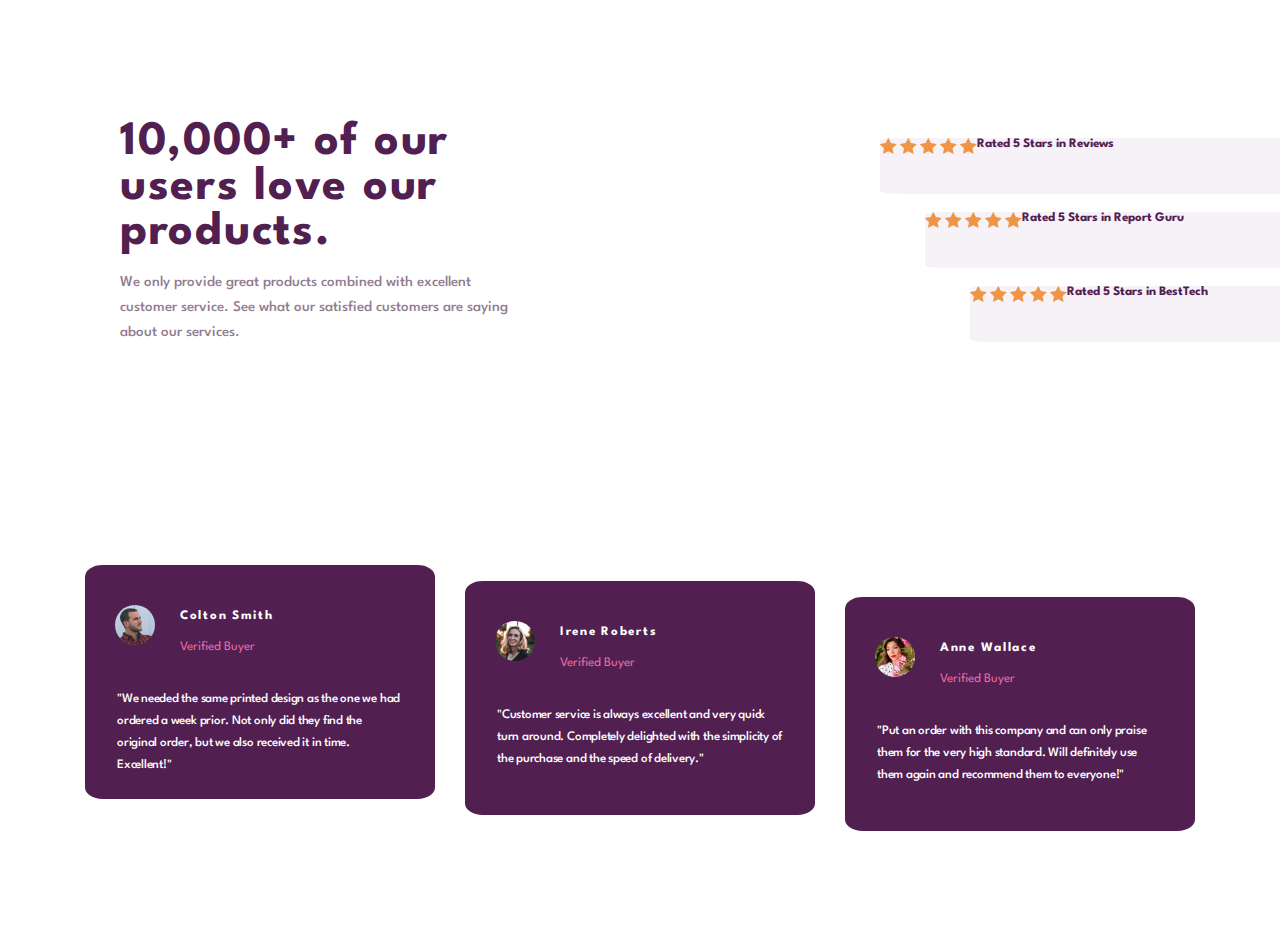
<file: index.html>
<!DOCTYPE html>
<html lang="en">
<head>
    <meta charset="UTF-8">
    <meta name="viewport" content="width=device-width, initial-scale=1.0">
    <title>Document</title>
    <link rel="stylesheet" href="style.css">
    
    <style>
        @import url('https://fonts.googleapis.com/css2?family=Spartan:wght@100;200;300;400;500;600;700;800;900&display=swap');

    </style>
    
</head>
<body>
    <header>
        <div class="contenedor">
            <div class="izquierda">
                <h1>10,000+ of our users love our products.</h1>

                <p class="p-izquierda"> We only provide great products combined with excellent customer service.
                See what our satisfied customers are saying about our services.</p>
            </div>
            <div class="derecha">
                <div class=" reviews estrellas">
                    <span>
                        <img class="stars" src="/images/icon-star.svg" alt="estrella">
                        <img class="stars" src="/images/icon-star.svg" alt="estrella">
                        <img class="stars" src="/images/icon-star.svg" alt="estrella">
                        <img class="stars" src="/images/icon-star.svg" alt="estrella">
                        <img class="stars" src="/images/icon-star.svg" alt="estrella">
                    </span>
                    <p>Rated 5 Stars in Reviews</p>
                </div>
                <div class="report estrellas">
                    <span>
                        <img class="stars" src="/images/icon-star.svg" alt="estrella">
                        <img class="stars" src="/images/icon-star.svg" alt="estrella">
                        <img class="stars" src="/images/icon-star.svg" alt="estrella">
                        <img class="stars" src="/images/icon-star.svg" alt="estrella">
                        <img class="stars" src="/images/icon-star.svg" alt="estrella">
                    </span>
                    <p>Rated 5 Stars in Report Guru</p>
                </div>
                <div class="besttech estrellas">
                    <span>
                        <img class="stars" src="/images/icon-star.svg" alt="estrella">
                        <img class="stars" src="/images/icon-star.svg" alt="estrella">
                        <img class="stars" src="/images/icon-star.svg" alt="estrella">
                        <img class="stars" src="/images/icon-star.svg" alt="estrella">
                        <img class="stars" src="/images/icon-star.svg" alt="estrella">
                    </span>
                    <p>Rated 5 Stars in BestTech</p>
                </div>
            </div>
        </div>
    </header>
    <main>
        <div class="contenedor2">
            <div class="card1">

                <div>
                    <img class="img-profile" src="/images/image-colton.jpg" alt="Colton Smith">
                </div>
                <div>
                    <h1 class="nombre">Colton Smith</h1>
                    <h2 class="estado">Verified Buyer</h2>
                </div>
                <div class="testimonio">
                    <p>
                        "We needed the same printed design as the one we had ordered a week prior. Not only did they find the original order, but we also received it in time. Excellent!"
                    </p>
                </div>
            </div>
            <div class="card2">
                <div>
                    <img class="img-profile" src="/images/image-irene.jpg" alt="Irene Roberts">
                </div>

                <h1 class="nombre">Irene Roberts</h1>
                <h2 class="estado">Verified Buyer</h2>
                <p class="testimonio">
                    "Customer service is always excellent and very quick turn around. Completely delighted with the simplicity of the purchase and the speed of delivery."
                </p>
            </div>
            <div class="card3">
                <div>
                    <img class="img-profile" src="/images/image-anne.jpg" alt="Anne">
                </div>
                <h1 class="nombre">Anne Wallace</h1>
                <h2 class="estado">Verified Buyer</h2>
                <p class="testimonio">
                    "Put an order with this company and can only praise them for the very high standard. Will definitely use them again and recommend them to everyone!"
                </p>
            </div>
        </div>
    </main>
</body>
</html>
</file>
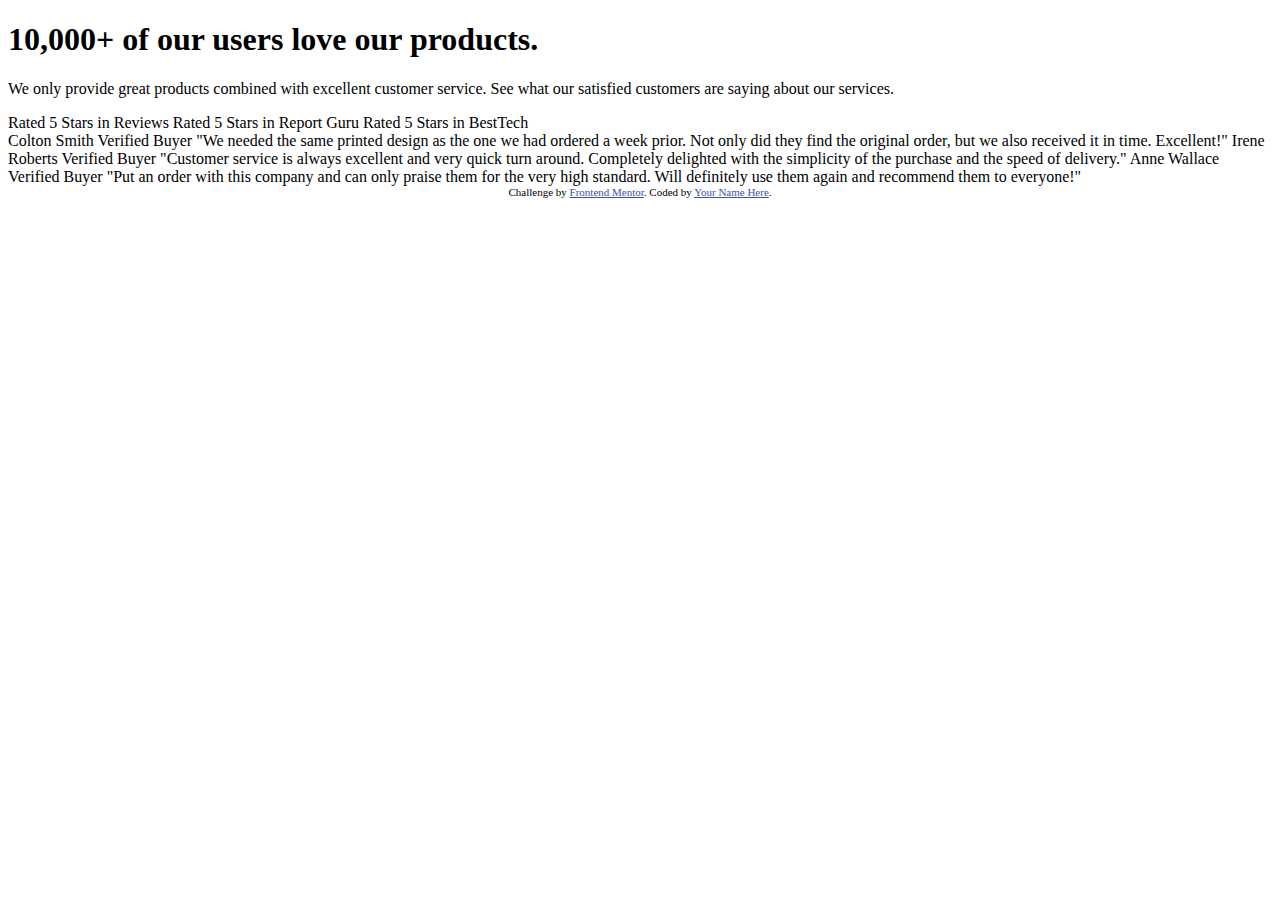
<file: index-muestra.html>
<!DOCTYPE html>
<html lang="en">
  <head>
    <meta charset="UTF-8" />
    <meta name="viewport" content="width=device-width, initial-scale=1.0" />
    <!-- displays site properly based on user's device -->

    <link
      rel="icon"
      type="image/png"
      sizes="32x32"
      href="./images/favicon-32x32.png"
    />

    <title>Frontend Mentor | Social proof section</title>

    <!-- Feel free to remove these styles or customise in your own stylesheet 👍 -->
    <style>
      .attribution {
        font-size: 11px;
        text-align: center;
      }
      .attribution a {
        color: hsl(228, 45%, 44%);
      }
    </style>
  </head>
  <body>

    <header>
      <div class="ladoizq">
    <h1>10,000+ of our users love our products.</h1>

   <p> We only provide great products combined with excellent customer service.
    See what our satisfied customers are saying about our services.</p>
  </div>
    Rated 5 Stars in Reviews
    Rated 5 Stars in Report Guru
    Rated 5 Stars in BestTech

  </header>
    
    Colton Smith 
    Verified Buyer
    "We needed the same printed design as the one we had ordered a week prior.
    Not only did they find the original order, but we also received it in time.
    Excellent!"
    
    Irene Roberts 
    Verified Buyer
    "Customer service is always excellent and very quick turn around. Completely
    delighted with the simplicity of the purchase and the speed of delivery."
    
    Anne Wallace 
    Verified Buyer
    "Put an order with this company and can only praise them for the very high
    standard. Will definitely use them again and recommend them to everyone!"

    <div class="attribution">
      Challenge by
      <a href="https://www.frontendmentor.io?ref=challenge" target="_blank"
        >Frontend Mentor</a
      >. Coded by <a href="#">Your Name Here</a>.
    </div>
  </body>
</html>
</file>
<file: style.css>
* {
    box-sizing: border-box;
    margin: 0;
    padding: 0;
    border: 0;
    font-family: "Spartan";
  }
  .contenedor{
      display: flex;
      justify-content: center;
      width: 100%;
  }
  .izquierda{
    display: flex;
    flex-direction: column;
    justify-content: center;
    padding: 120px;
    width: 50%;
  }
  h1{
    font-size: 48px;
    font-weight: 700;
    letter-spacing: 1.71px;
    color: #512051;
    margin-bottom: 15px;
  }
  .p-izquierda{
    font-size: 15px;
    font-weight: 500;
    color: #927B91;
    line-height: 25px;
    letter-spacing: -0.5;
  }
  .derecha{
    padding: 120px;
    width: 50%;
  }
  .estrellas{
    margin-left: 120px;
    padding-right: 32px;
    width: 445px;
    height: 56px;
    background: #F7F2F7;
    margin-top: 18px;
    border-radius: 5%;
    font-size: 13px;
    font-weight: 700;
    color: #512051;
    display: flex;
  }
  
  .reviews{
    margin-left: 120px;
  }
  .report{
    margin-left: 165px;
  }
  .besttech{
    margin-left: 210px;
  }
  .contenedor2 {
    max-width: 1110px;
    margin: 0 auto;
    margin-bottom: 100px;
    margin-top: 100PX;
    display: flex;
    flex-wrap: wrap;
  }
  .card1{
    width: 350px;
    height: 234px;
    background: #512051;
    border-radius: 5%;
  }
  .card2{
    width: 350px;
    height: 234px;
    background: #512051;
    margin-left: 30px;
    margin-top: 16px;
    border-radius: 5%;
  }
  .card3{
    width: 350px;
    height: 234px;
    background: #512051;
    margin-left: 30px;
    margin-top: 32px;
    border-radius: 5%;
}
  .img-profile{
    width: 40px;
    border-radius: 50px;
    margin: 40px 0 0 30px;
    position: absolute;
  }
  div{
    display: block;
  }
  .testimonio{
    font-size: 13px;
    font-weight: 500;
    line-height: 22px;
    letter-spacing: -0.23px;
    color: #ffffff;
    margin-top: 35px;
    margin-left: 32px;
    margin-right: 32px;
  }
  .nombre{
    font-size: 13px;
    font-weight: 700;
    color: #ffffff;
    padding-bottom: 4px;
    margin-left: 95px;
    margin-top: 45px;
  }
  .estado{
    font-size: 13px;
    font-weight: 400;
    color: #EE69A4;
    margin-left: 95px;
  }
</file>
